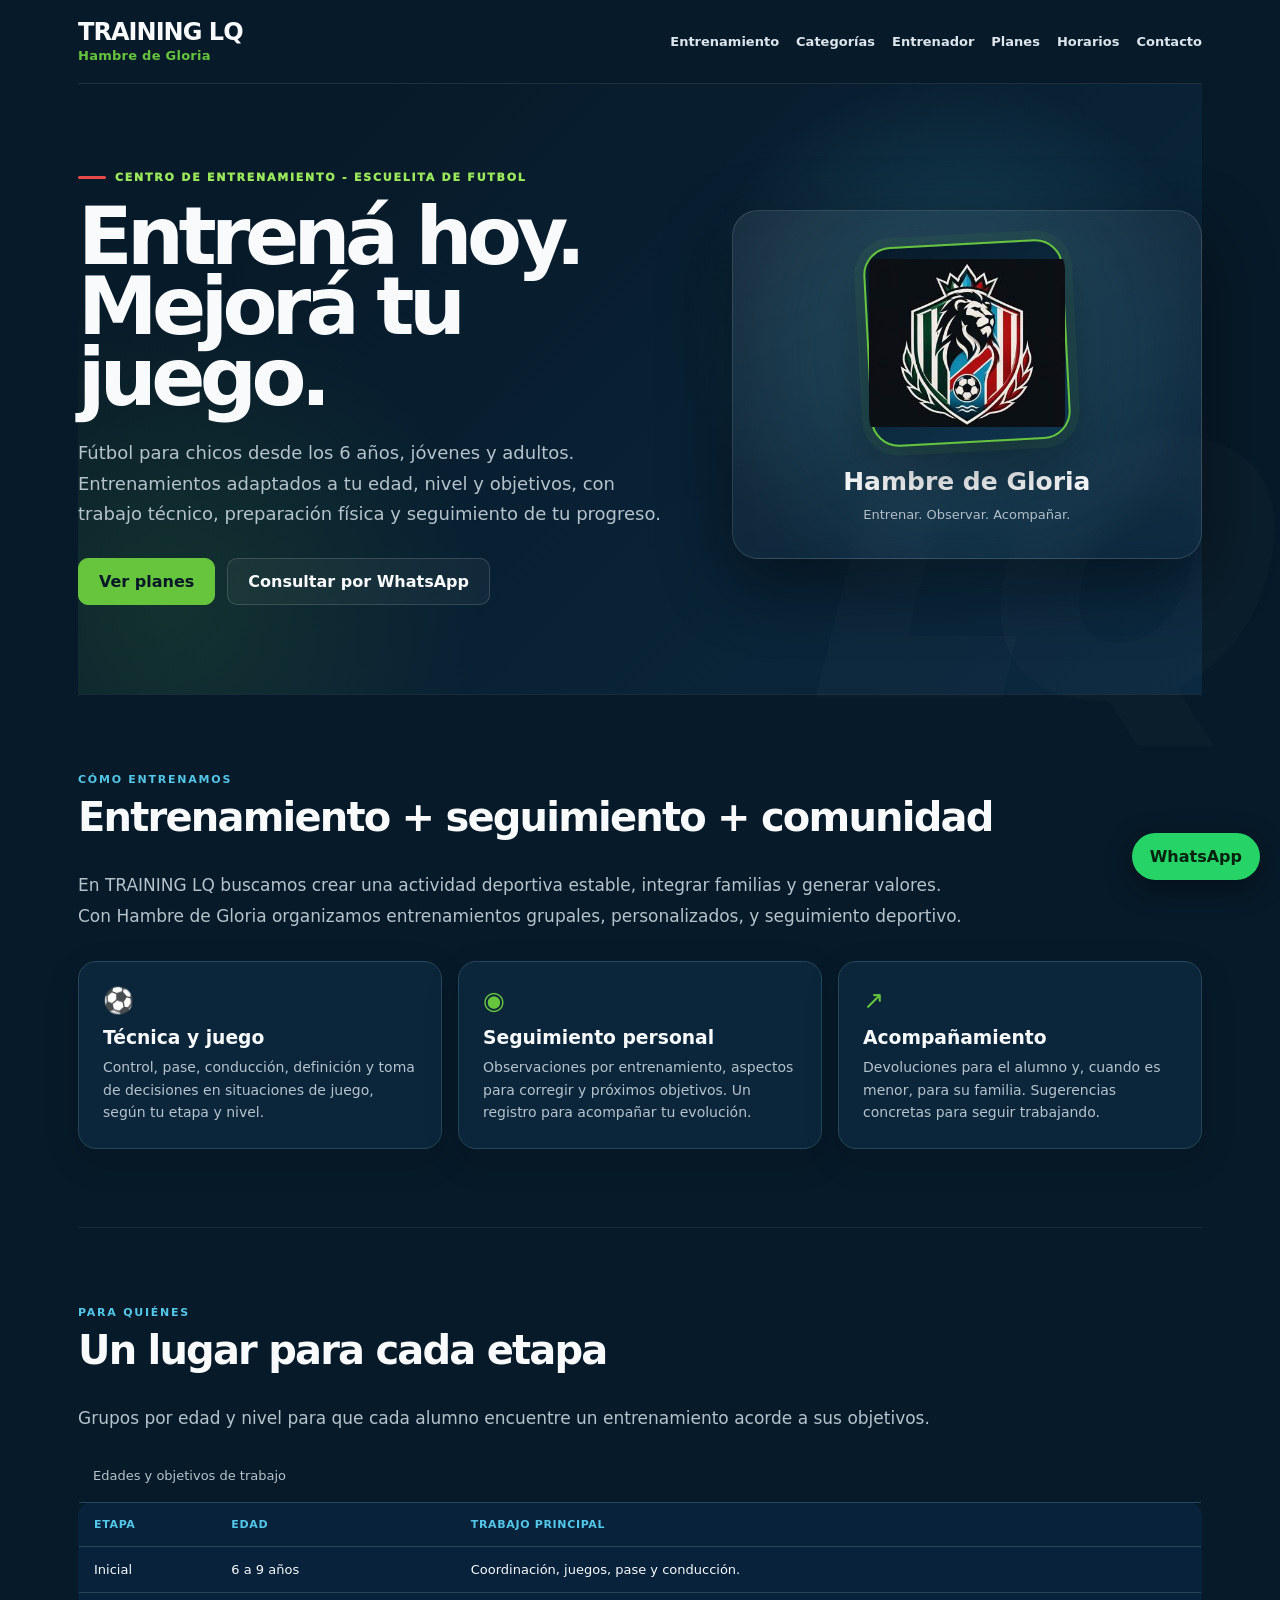
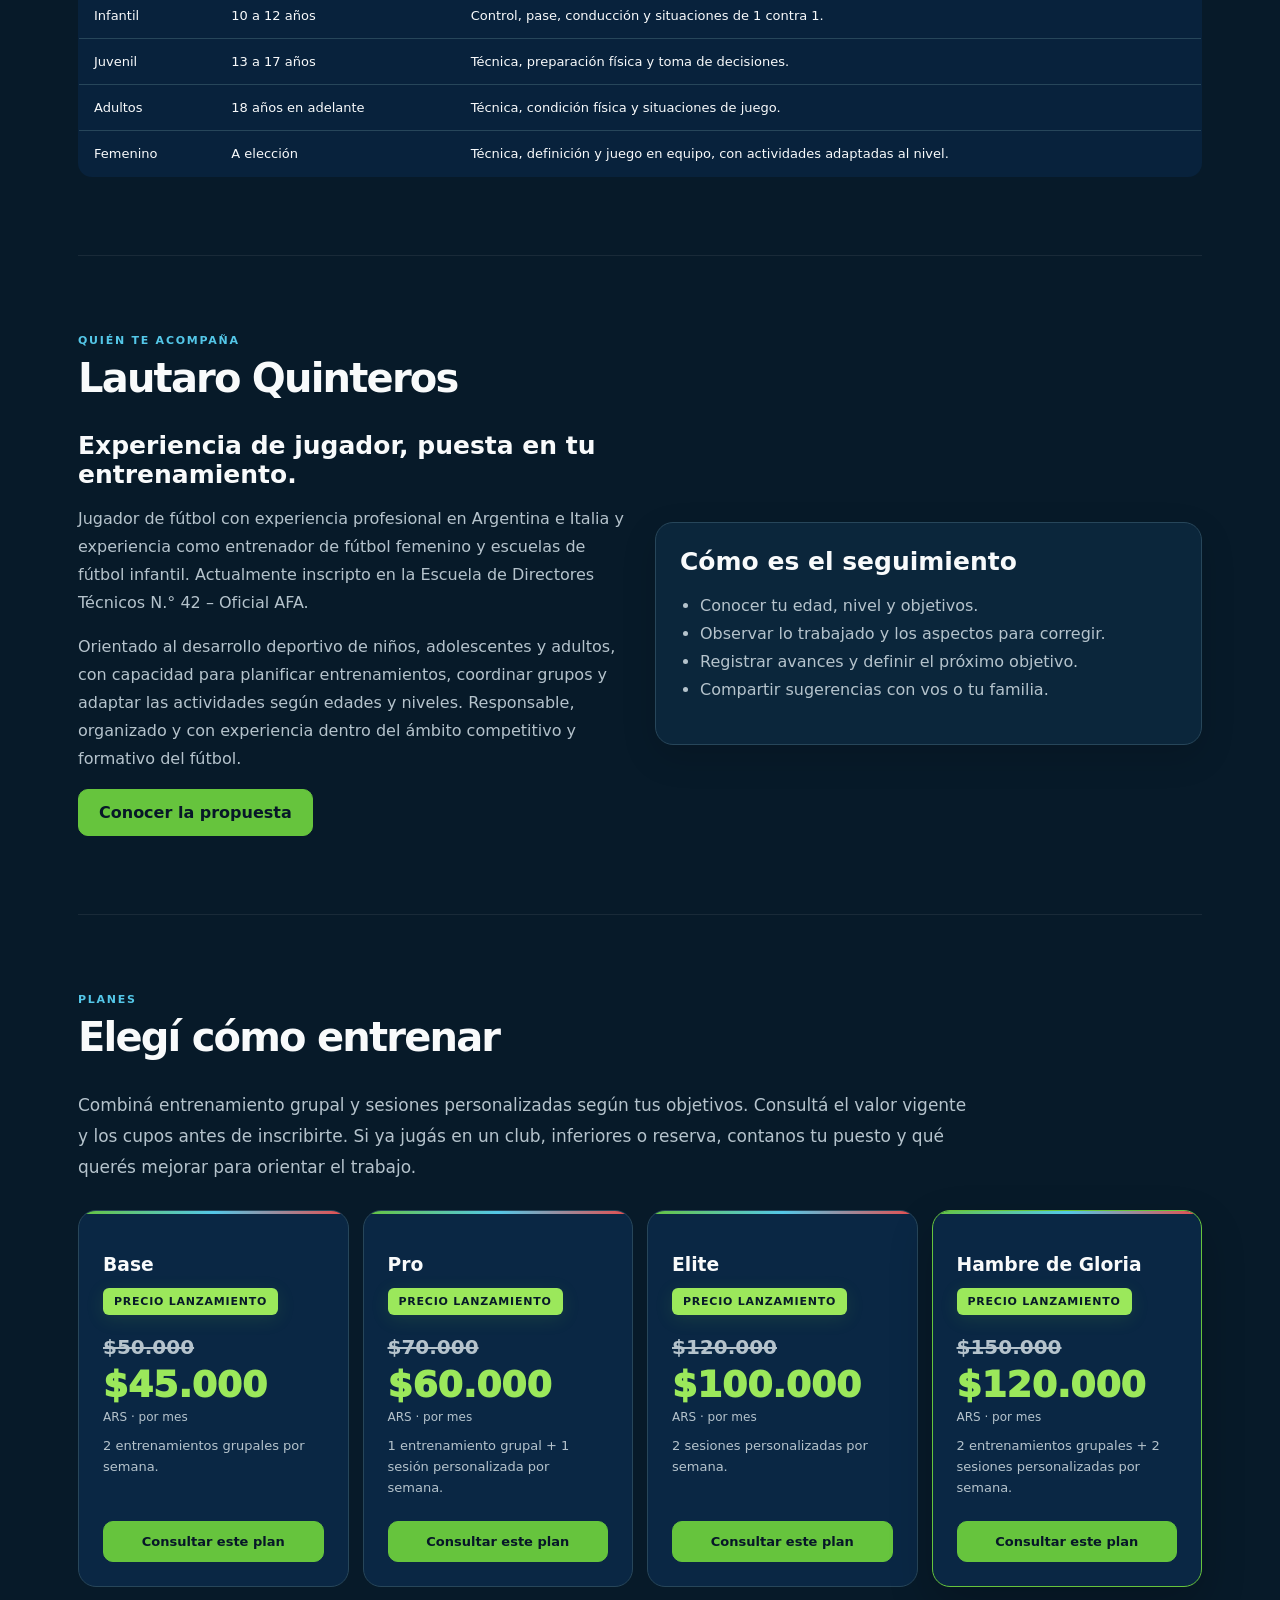
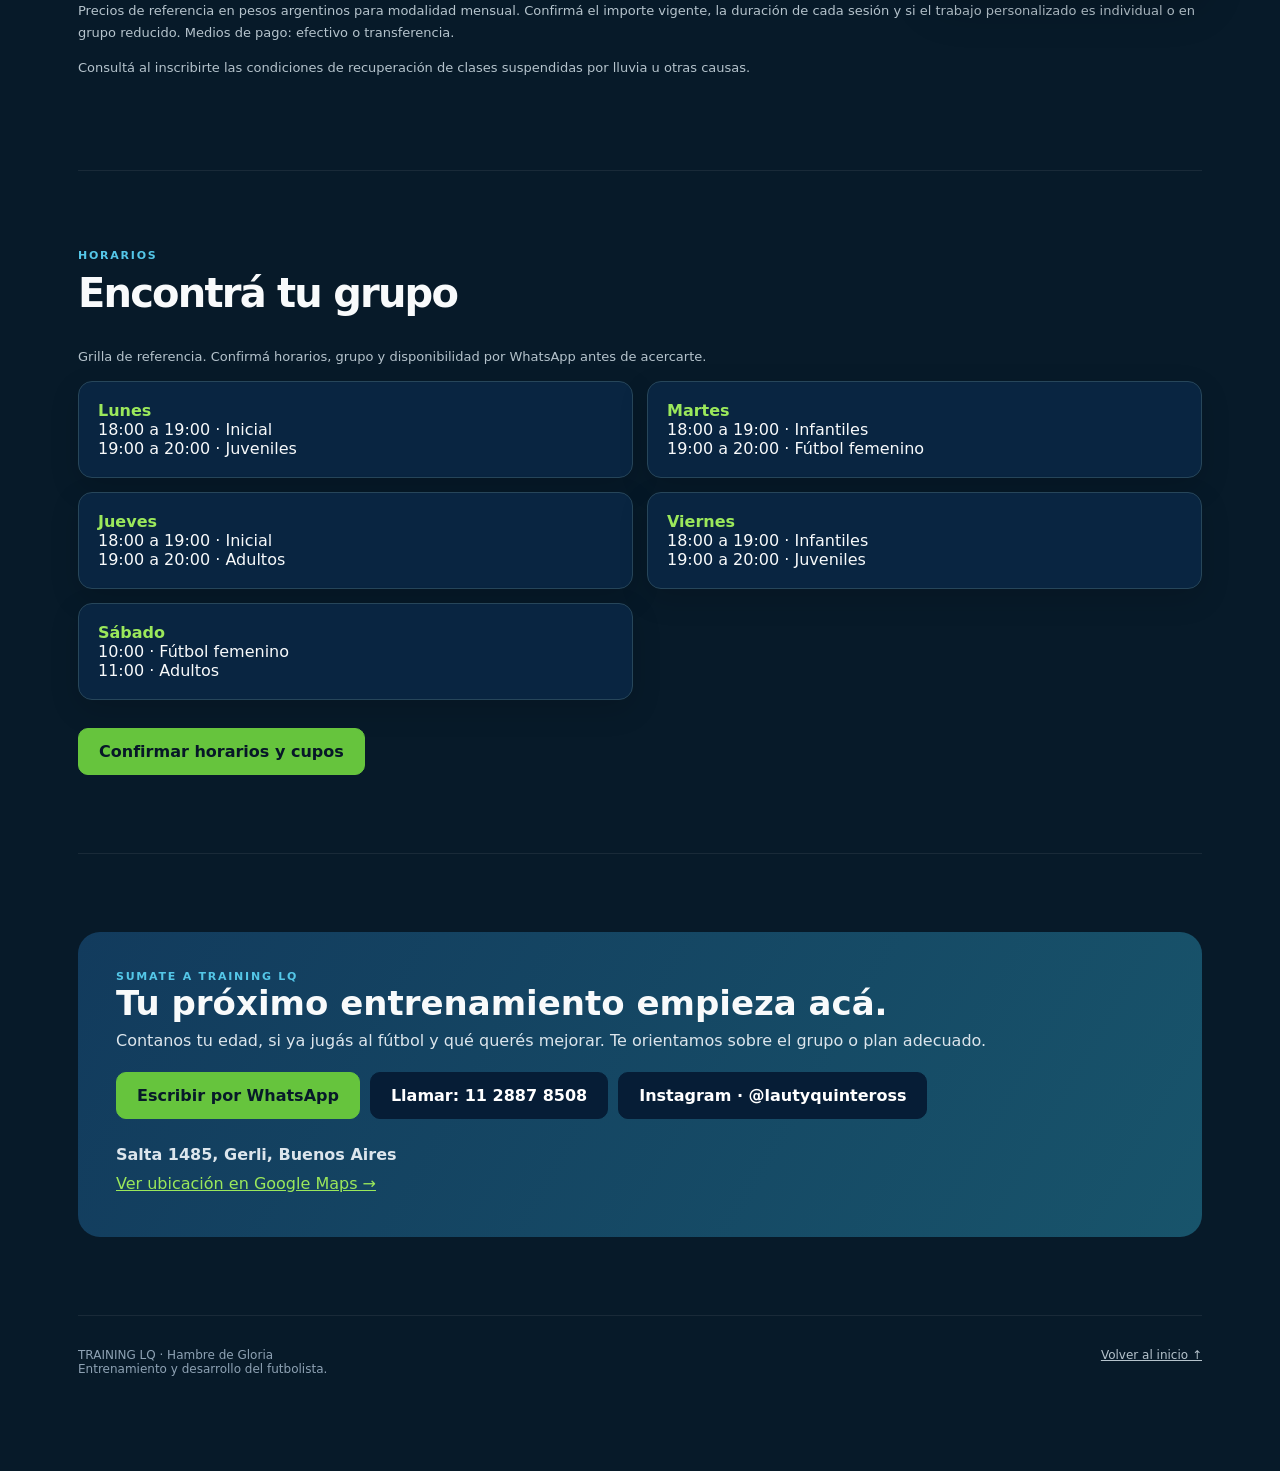
<file: index.html>
<!doctype html>
<html lang="es-AR">
<head>
<meta charset="utf-8"><meta name="viewport" content="width=device-width, initial-scale=1">
<title>TRAINING LQ | Entrenamiento de fútbol en Gerli</title>
<meta name="description" content="Entrenamiento de fútbol en Gerli para chicos desde los 6 años, jóvenes, adultos y jugadores de clubes. Técnica, preparación física y seguimiento con Lautaro Quinteros.">
<meta name="theme-color" content="#071a29"><meta property="og:title" content="TRAINING LQ · Hambre de Gloria"><meta property="og:description" content="Entrená, mejorá y seguí tu progreso. Fútbol para cada etapa, en Gerli."><meta property="og:type" content="website"><meta property="og:locale" content="es_AR">
<link rel="icon" href="assets/escudo.jpg" type="image/jpeg"><link rel="stylesheet" href="styles.css"><script src="app.js" defer></script>
</head>
<body><a href="#contenido" class="btn skip">Ir al contenido</a><div id="app"><div class="wrap">
<nav aria-label="Navegación principal"><a class="brand" href="#inicio">TRAINING LQ<span>Hambre de Gloria</span></a><button type="button" class="menu-btn" id="menuBtn" aria-label="Abrir menú" aria-expanded="false" aria-controls="navLinks" hidden>☰</button><div class="navlinks" id="navLinks"><a href="#propuesta">Entrenamiento</a><a href="#categorias">Categorías</a><a href="#entrenador">Entrenador</a><a href="#planes">Planes</a><a href="#horarios">Horarios</a><a href="#contacto">Contacto</a></div></nav>
<main id="contenido">
<section id="inicio" class="hero" style="border-top:0"><div><div class="eyebrow">Centro de entrenamiento - Escuelita de futbol</div><h1>Entrená hoy.<br>Mejorá tu juego.</h1><p>Fútbol para chicos desde los 6 años, jóvenes y adultos. Entrenamientos adaptados a tu edad, nivel y objetivos, con trabajo técnico, preparación física y seguimiento de tu progreso.</p><div class="buttons"><a class="btn primary" href="#planes">Ver planes</a><a class="btn" href="https://wa.me/541128878508?text=Hola%20Campus%20LQ%2C%20quiero%20informaci%C3%B3n%20sobre%20los%20entrenamientos." target="_blank" rel="noopener noreferrer">Consultar por WhatsApp</a></div></div><div class="hero-card"><div class="crest"><img src="assets/escudo.jpg" alt="Escudo TRAINING LQ · Hambre de Gloria" width="200" height="200" fetchpriority="high"></div><h3>Hambre de Gloria</h3><p>Entrenar. Observar. Acompañar.</p></div></section>
<section id="propuesta"><div class="section-kicker">Cómo entrenamos</div><h2 class="section-title">Entrenamiento + seguimiento + comunidad</h2><p class="intro">En TRAINING LQ buscamos crear una actividad deportiva estable, integrar familias y generar valores. Con Hambre de Gloria organizamos entrenamientos grupales, personalizados, y seguimiento deportivo.</p><div class="cards" style="margin-top:30px"><article class="card"><div class="icon" aria-hidden="true">⚽</div><h3>Técnica y juego</h3><p>Control, pase, conducción, definición y toma de decisiones en situaciones de juego, según tu etapa y nivel.</p></article><article class="card"><div class="icon" aria-hidden="true">◉</div><h3>Seguimiento personal</h3><p>Observaciones por entrenamiento, aspectos para corregir y próximos objetivos. Un registro para acompañar tu evolución.</p></article><article class="card"><div class="icon" aria-hidden="true">↗</div><h3>Acompañamiento</h3><p>Devoluciones para el alumno y, cuando es menor, para su familia. Sugerencias concretas para seguir trabajando.</p></article></div></section>
<section id="categorias"><div class="section-kicker">Para quiénes</div><h2 class="section-title">Un lugar para cada etapa</h2><p class="intro">Grupos por edad y nivel para que cada alumno encuentre un entrenamiento acorde a sus objetivos.</p><div class="table-wrap"><table class="table"><caption class="note" style="text-align:left;padding:15px">Edades y objetivos de trabajo</caption><thead><tr><th scope="col">Etapa</th><th scope="col">Edad</th><th scope="col">Trabajo principal</th></tr></thead><tbody><tr><td>Inicial</td><td>6 a 9 años</td><td>Coordinación, juegos, pase y conducción.</td></tr><tr><td>Infantil</td><td>10 a 12 años</td><td>Control, pase, conducción y situaciones de 1 contra 1.</td></tr><tr><td>Juvenil</td><td>13 a 17 años</td><td>Técnica, preparación física y toma de decisiones.</td></tr><tr><td>Adultos</td><td>18 años en adelante</td><td>Técnica, condición física y situaciones de juego.</td></tr><tr><td>Femenino</td><td>A elección</td><td>Técnica, definición y juego en equipo, con actividades adaptadas al nivel.</td></tr></tbody></table></div></section>
<section id="entrenador"><div class="section-kicker">Quién te acompaña</div><h2 class="section-title">Lautaro Quinteros</h2><div class="coach"><div><h3>Experiencia de jugador, puesta en tu entrenamiento.</h3><p>Jugador de fútbol con experiencia profesional en Argentina e Italia y experiencia como entrenador de fútbol femenino y escuelas de fútbol infantil. Actualmente inscripto en la Escuela de Directores Técnicos N.° 42 – Oficial AFA.</p><p>Orientado al desarrollo deportivo de niños, adolescentes y adultos, con capacidad para planificar entrenamientos, coordinar grupos y adaptar las actividades según edades y niveles. Responsable, organizado y con experiencia dentro del ámbito competitivo y formativo del fútbol.</p><a class="btn primary" href="https://wa.me/541128878508?text=Hola%20Lautaro%2C%20quiero%20conocer%20c%C3%B3mo%20trabajan%20y%20qu%C3%A9%20entrenamiento%20me%20recomiendan." target="_blank" rel="noopener noreferrer">Conocer la propuesta</a></div><div class="card"><h3>Cómo es el seguimiento</h3><ul><li>Conocer tu edad, nivel y objetivos.</li><li>Observar lo trabajado y los aspectos para corregir.</li><li>Registrar avances y definir el próximo objetivo.</li><li>Compartir sugerencias con vos o tu familia.</li></ul></div></div></section>
<section id="planes"><div class="section-kicker">Planes</div><h2 class="section-title">Elegí cómo entrenar</h2><p class="intro">Combiná entrenamiento grupal y sesiones personalizadas según tus objetivos. Consultá el valor vigente y los cupos antes de inscribirte. Si ya jugás en un club, inferiores o reserva, contanos tu puesto y qué querés mejorar para orientar el trabajo.</p><div class="plans" style="margin-top:28px"><article class="plan "><h3>Base</h3><div class="launch-label">Precio lanzamiento</div><div class="price"><del class="regular-price"><span class="sr-only">Precio habitual: </span>$50.000</del><span class="launch-price"><span class="sr-only">Precio lanzamiento: </span>$45.000</span><small>ARS · por mes</small></div><p>2 entrenamientos grupales por semana.</p><a class="btn primary" href="https://wa.me/541128878508?text=Hola%20Campus%20LQ%2C%20quiero%20consultar%20por%20el%20Plan%20Base.%20%C2%BFMe%20confirman%20el%20precio%2C%20duraci%C3%B3n%20y%20modalidad%20de%20las%20clases%3F" target="_blank" rel="noopener noreferrer">Consultar este plan</a></article><article class="plan "><h3>Pro</h3><div class="launch-label">Precio lanzamiento</div><div class="price"><del class="regular-price"><span class="sr-only">Precio habitual: </span>$70.000</del><span class="launch-price"><span class="sr-only">Precio lanzamiento: </span>$60.000</span><small>ARS · por mes</small></div><p>1 entrenamiento grupal + 1 sesión personalizada por semana.</p><a class="btn primary" href="https://wa.me/541128878508?text=Hola%20Campus%20LQ%2C%20quiero%20consultar%20por%20el%20Plan%20Pro.%20%C2%BFMe%20confirman%20el%20precio%2C%20duraci%C3%B3n%20y%20modalidad%20de%20las%20clases%3F" target="_blank" rel="noopener noreferrer">Consultar este plan</a></article><article class="plan "><h3>Elite</h3><div class="launch-label">Precio lanzamiento</div><div class="price"><del class="regular-price"><span class="sr-only">Precio habitual: </span>$120.000</del><span class="launch-price"><span class="sr-only">Precio lanzamiento: </span>$100.000</span><small>ARS · por mes</small></div><p>2 sesiones personalizadas por semana.</p><a class="btn primary" href="https://wa.me/541128878508?text=Hola%20Campus%20LQ%2C%20quiero%20consultar%20por%20el%20Plan%20Elite.%20%C2%BFMe%20confirman%20el%20precio%2C%20duraci%C3%B3n%20y%20modalidad%20de%20las%20clases%3F" target="_blank" rel="noopener noreferrer">Consultar este plan</a></article><article class="plan featured"><h3>Hambre de Gloria</h3><div class="launch-label">Precio lanzamiento</div><div class="price"><del class="regular-price"><span class="sr-only">Precio habitual: </span>$150.000</del><span class="launch-price"><span class="sr-only">Precio lanzamiento: </span>$120.000</span><small>ARS · por mes</small></div><p>2 entrenamientos grupales + 2 sesiones personalizadas por semana.</p><a class="btn primary" href="https://wa.me/541128878508?text=Hola%20Campus%20LQ%2C%20quiero%20consultar%20por%20el%20Plan%20Hambre%20de%20Gloria.%20%C2%BFMe%20confirman%20el%20precio%2C%20duraci%C3%B3n%20y%20modalidad%20de%20las%20clases%3F" target="_blank" rel="noopener noreferrer">Consultar este plan</a></article></div><p class="note">Precios de referencia en pesos argentinos para modalidad mensual. Confirmá el importe vigente, la duración de cada sesión y si el trabajo personalizado es individual o en grupo reducido. Medios de pago: efectivo o transferencia.</p><p class="note">Consultá al inscribirte las condiciones de recuperación de clases suspendidas por lluvia u otras causas.</p></section>
<section id="horarios"><div class="section-kicker">Horarios</div><h2 class="section-title">Encontrá tu grupo</h2><p class="note">Grilla de referencia. Confirmá horarios, grupo y disponibilidad por WhatsApp antes de acercarte.</p><div class="schedule"><div class="slot"><b>Lunes</b><br>18:00 a 19:00 · Inicial<br>19:00 a 20:00 · Juveniles</div><div class="slot"><b>Martes</b><br>18:00 a 19:00 · Infantiles<br>19:00 a 20:00 · Fútbol femenino</div><div class="slot"><b>Jueves</b><br>18:00 a 19:00 · Inicial<br>19:00 a 20:00 · Adultos</div><div class="slot"><b>Viernes</b><br>18:00 a 19:00 · Infantiles<br>19:00 a 20:00 · Juveniles</div><div class="slot"><b>Sábado</b><br>10:00 · Fútbol femenino<br>11:00 · Adultos</div></div><div class="buttons"><a class="btn primary" href="https://wa.me/541128878508?text=Hola%20Campus%20LQ%2C%20quiero%20confirmar%20los%20horarios%20y%20cupos%20para%20mi%20edad%20y%20nivel." target="_blank" rel="noopener noreferrer">Confirmar horarios y cupos</a></div></section>
<section id="contacto"><div class="contact"><div><div class="section-kicker">Sumate a TRAINING LQ</div><h2>Tu próximo entrenamiento empieza acá.</h2><p>Contanos tu edad, si ya jugás al fútbol y qué querés mejorar. Te orientamos sobre el grupo o plan adecuado.</p><div class="contact-actions"><a class="btn primary" href="https://wa.me/541128878508?text=Hola%20Campus%20LQ%2C%20quiero%20informaci%C3%B3n%20sobre%20los%20entrenamientos." target="_blank" rel="noopener noreferrer">Escribir por WhatsApp</a><a class="btn" href="tel:+541128878508">Llamar: 11 2887 8508</a><a class="btn" href="https://instagram.com/lautyquinteross" target="_blank" rel="noopener noreferrer">Instagram · @lautyquinteross</a></div><div class="location"><strong>Salta 1485, Gerli, Buenos Aires</strong><br><a href="https://www.google.com/maps/search/?api=1&amp;query=Salta+1485%2C+Gerli%2C+Buenos+Aires%2C+Argentina" target="_blank" rel="noopener noreferrer">Ver ubicación en Google Maps →</a></div></div></div></section>
</main><footer><div class="footer-inner"><span>TRAINING LQ · Hambre de Gloria<br>Entrenamiento y desarrollo del futbolista.</span><a href="#inicio">Volver al inicio ↑</a></div></footer></div></div><a class="floating-wa" href="https://wa.me/541128878508?text=Hola%20Campus%20LQ%2C%20quiero%20informaci%C3%B3n." target="_blank" rel="noopener noreferrer">WhatsApp</a>
</body></html>
</file>
<file: styles.css>
:root{color-scheme:dark;--navy:#071a29;--navy2:#0b2940;--green:#66c43d;--green2:#9be85b;--sky:#54c7e8;--red:#e94b4b;--white:#f8fafb;--muted:#b5c3cc;--line:#27465a;--card:#0b263b;--shadow:0 24px 70px #0007}
*{box-sizing:border-box}html{scroll-behavior:smooth}body{margin:0;font-family:Inter,ui-sans-serif,system-ui,-apple-system,BlinkMacSystemFont,"Segoe UI",sans-serif;background:var(--navy);color:var(--white)}#app{min-height:100vh;background-color:var(--navy);border-radius:0;overflow:hidden}.wrap{max-width:1180px;margin:auto;padding:0 28px}nav{display:flex;justify-content:space-between;align-items:center;padding:22px 0;border-bottom:1px solid #ffffff18;position:relative;z-index:2}.brand{font-weight:900;line-height:.9;letter-spacing:-.04em;font-size:24px}.brand span{display:block;color:var(--green);font-size:13px;letter-spacing:.02em;margin-top:6px}.navlinks{display:flex;gap:22px}.navlinks a{color:#dce5ec;text-decoration:none;font-size:13px;font-weight:700}.navlinks a:hover{color:var(--green2)}
.hero{min-height:690px;display:grid;grid-template-columns:1.12fr .88fr;gap:55px;align-items:center;padding:82px 0 95px;position:relative}.hero:before{content:"";position:absolute;inset:0;background:radial-gradient(circle at 78% 42%,#54c7e83d,transparent 28%),radial-gradient(circle at 8% 85%,#66c43d20,transparent 27%),linear-gradient(135deg,#071a29 18%,#0b2940 100%);z-index:0}.hero:after{content:"LQ";position:absolute;right:-4vw;bottom:-55px;font-size:clamp(230px,31vw,430px);font-weight:1000;font-style:italic;line-height:1;color:#ffffff04;letter-spacing:-.12em;z-index:0}.hero>*{position:relative;z-index:1}.eyebrow{display:inline-flex;align-items:center;gap:9px;font-size:11px;font-weight:950;text-transform:uppercase;letter-spacing:.16em;color:var(--green2)}.eyebrow:before{content:"";width:28px;height:3px;background:var(--red);border-radius:9px}h1{font-size:clamp(50px,7vw,90px);line-height:.88;letter-spacing:-.07em;margin:18px 0 25px;max-width:760px}.hero p{font-size:18px;line-height:1.7;color:var(--muted);max-width:650px}.buttons{display:flex;gap:12px;margin-top:28px;flex-wrap:wrap}.btn{display:inline-block;border:1px solid #ffffff25;border-radius:10px;padding:13px 20px;text-decoration:none;color:var(--white);font-weight:900;background:#ffffff0b;transition:.2s}.btn:hover{transform:translateY(-2px)}.btn.primary{background:var(--green);border-color:var(--green);color:#071728}.hero-card{border:1px solid #ffffff20;border-radius:26px;padding:32px;background:linear-gradient(160deg,#ffffff12,#ffffff03);box-shadow:var(--shadow);backdrop-filter:blur(10px)}.crest{width:200px;height:200px;margin:0 auto 24px;border:2px solid var(--green);border-radius:28px;display:grid;place-items:center;background:linear-gradient(145deg,#071a29,#103650);box-shadow:0 0 0 9px #66c43d12,0 25px 65px #0006;transform:rotate(-3deg)}.crest span{font-size:78px;font-weight:1000;color:var(--white);font-style:italic;transform:rotate(3deg);text-shadow:7px 7px 0 var(--red),12px 12px 0 var(--sky)}.hero-card h3{text-align:center;font-size:25px;margin:0}.hero-card p{text-align:center;font-size:13px;margin:8px 0 0;color:var(--muted)}section{padding:78px 0;border-top:1px solid #ffffff12}.section-kicker{font-size:11px;text-transform:uppercase;letter-spacing:.16em;color:var(--sky);font-weight:900}.section-title{font-size:40px;letter-spacing:-.045em;margin:8px 0 30px}.intro{max-width:900px;color:var(--muted);font-size:17px;line-height:1.8}.cards{display:grid;grid-template-columns:repeat(3,1fr);gap:16px}.card{background:var(--card);border:1px solid var(--line);border-radius:18px;padding:24px;min-height:175px;box-shadow:0 12px 35px #0002}.card h3{margin:12px 0 8px}.card p{margin:0;color:var(--muted);line-height:1.6;font-size:14px}.icon{font-size:25px;color:var(--green)}.table{width:100%;border-collapse:collapse;background:#08223c;border:1px solid var(--line);border-radius:14px;overflow:hidden}.table th,.table td{padding:15px;text-align:left;border-bottom:1px solid var(--line);font-size:13px}.table th{color:var(--sky);text-transform:uppercase;letter-spacing:.06em;font-size:11px}.table tr:last-child td{border-bottom:0}.plans{display:grid;grid-template-columns:repeat(4,1fr);gap:14px}.plan{padding:24px;border:1px solid var(--line);border-radius:18px;background:#0a2744;position:relative;overflow:hidden}.plan:before{content:"";position:absolute;left:0;top:0;width:100%;height:3px;background:linear-gradient(90deg,var(--green),var(--sky),var(--red))}.plan.featured{border-color:var(--green);box-shadow:0 18px 45px #0003}.price{font-size:29px;font-weight:950;margin:12px 0}.plan p{color:var(--muted);line-height:1.6;font-size:13px}.schedule{display:grid;grid-template-columns:repeat(2,1fr);gap:14px}.slot{border:1px solid var(--line);border-radius:14px;padding:19px;background:#092541;box-shadow:0 10px 30px #0002}.slot b{color:var(--green2)}.contact{padding:38px;border-radius:22px;background:linear-gradient(120deg,#123b5d,#54c7e8 55%,#66c43d);color:#061d36;display:flex;justify-content:space-between;align-items:center;gap:25px}.contact h2{font-size:34px;margin:0}.contact p{margin:8px 0 0;font-weight:700}.contact .btn{background:#061d36;color:white;border-color:#061d36}footer{padding:32px 0;color:#8ea2b4;border-top:1px solid #ffffff12;font-size:12px}
@media(max-width:820px){.navlinks{display:none}.hero,.about-grid{grid-template-columns:1fr}.hero{padding-top:50px}.cards,.plans,.timeline{grid-template-columns:1fr 1fr}.schedule{grid-template-columns:1fr}.contact{display:block}.contact .btn{margin-top:18px}}
@media(max-width:540px){.wrap{padding:0 18px}.hero{min-height:auto}.cards,.plans,.timeline{grid-template-columns:1fr}.section-title{font-size:32px}}

nav{gap:20px}.brand{text-decoration:none;color:var(--white)}.navlinks{align-items:center;gap:17px;flex-wrap:wrap}.menu-btn{display:none;background:transparent;border:1px solid var(--line);border-radius:8px;color:white;padding:10px;font-size:22px}.hero{min-height:610px;padding:65px 0 75px}.hero:after{right:0;font-size:clamp(180px,26vw,350px)}.crest img{width:100%;height:100%;object-fit:contain;border-radius:24px;transform:rotate(3deg)}.hero h1{font-size:clamp(46px,6.4vw,80px)}.hero-tag{display:block;color:var(--sky);font-size:13px;font-weight:700;margin-top:18px}.table-wrap{overflow:auto}.plan{display:flex;flex-direction:column}.plan .btn{margin-top:auto;text-align:center;font-size:13px;padding:12px 8px}.plan p{margin:0 0 22px}.price small{display:block;font-size:12px;color:var(--muted);font-weight:500;margin-top:5px}.note{font-size:13px;line-height:1.7;color:var(--muted)}.coach{display:grid;grid-template-columns:1fr 1fr;gap:30px;align-items:center}.coach h3{font-size:25px;margin:0 0 14px}.coach p,.coach li{line-height:1.75;color:var(--muted)}.coach ul{padding-left:20px}.contact{background:linear-gradient(120deg,#123b5d,#18546b);color:var(--white)}.contact p{font-weight:400;color:#dce5ec}.contact-actions{display:flex;gap:10px;flex-wrap:wrap;margin-top:22px}.contact .btn.primary{background:var(--green);color:var(--navy);border-color:var(--green)}.location{margin-top:22px;color:#dce5ec;line-height:1.8}.location a{color:var(--green2)}.footer-inner{display:flex;justify-content:space-between;gap:20px;flex-wrap:wrap}footer a{color:var(--muted)}a:focus-visible,button:focus-visible{outline:3px solid var(--sky);outline-offset:5px}section{scroll-margin-top:20px}.floating-wa{position:fixed;right:20px;bottom:20px;z-index:20;background:#25d366;color:#05210f;padding:14px 18px;border-radius:30px;text-decoration:none;font-weight:800;box-shadow:0 8px 28px #0006}.skip{position:absolute;top:-80px;left:20px;z-index:30}.skip:focus{top:8px}footer{padding-bottom:95px}
@media(max-width:1000px){.plans{grid-template-columns:1fr 1fr}.hero{gap:30px}.navlinks{gap:12px}.navlinks a{font-size:12px}}
@media(max-width:820px){nav{flex-wrap:wrap}.menu-btn{display:block}.navlinks{display:flex;width:100%;gap:0;flex-direction:column;align-items:stretch}.navlinks a{padding:14px;font-size:14px;border-bottom:1px solid var(--line)}.navlinks.mobile-closed{display:none}.coach{grid-template-columns:1fr}.hero{gap:32px}.hero-card{max-width:440px;width:100%;justify-self:center}}
@media(max-width:540px){.plans,.cards{grid-template-columns:1fr}.hero h1{font-size:52px}.hero p{font-size:16px}.hero:after{display:none}.hero-card{padding:25px}.contact{padding:25px}.contact h2{font-size:29px}.contact-actions .btn{width:100%;text-align:center}.table td,.table th{padding:12px;min-width:100px}.table td:last-child{min-width:200px}.floating-wa{right:14px;bottom:max(14px,env(safe-area-inset-bottom));font-size:13px}section{padding:55px 0}.section-title{line-height:1.12}.schedule{grid-template-columns:1fr}.price small{display:inline;margin-left:5px}}
@media(prefers-reduced-motion:reduce){html{scroll-behavior:auto}.btn{transition:none}.btn:hover{transform:none}}

/* Promoción de lanzamiento */
.launch-label{align-self:flex-start;display:inline-block;margin:0 0 8px;padding:7px 11px;background:var(--green2);color:#071a29;border-radius:6px;font-size:11px;font-weight:900;text-transform:uppercase;letter-spacing:.07em;box-shadow:0 4px 18px #66c43d22}
.regular-price{display:block;color:#b5c3cc;font-size:20px;font-weight:600;text-decoration-thickness:2px;margin-bottom:5px}
.launch-price{display:block;color:var(--green2);font-size:36px;font-weight:950;line-height:1.15}
.sr-only{position:absolute;width:1px;height:1px;padding:0;margin:-1px;overflow:hidden;clip:rect(0,0,0,0);white-space:nowrap;border:0}
.plan h3{margin-bottom:13px}
</file>
